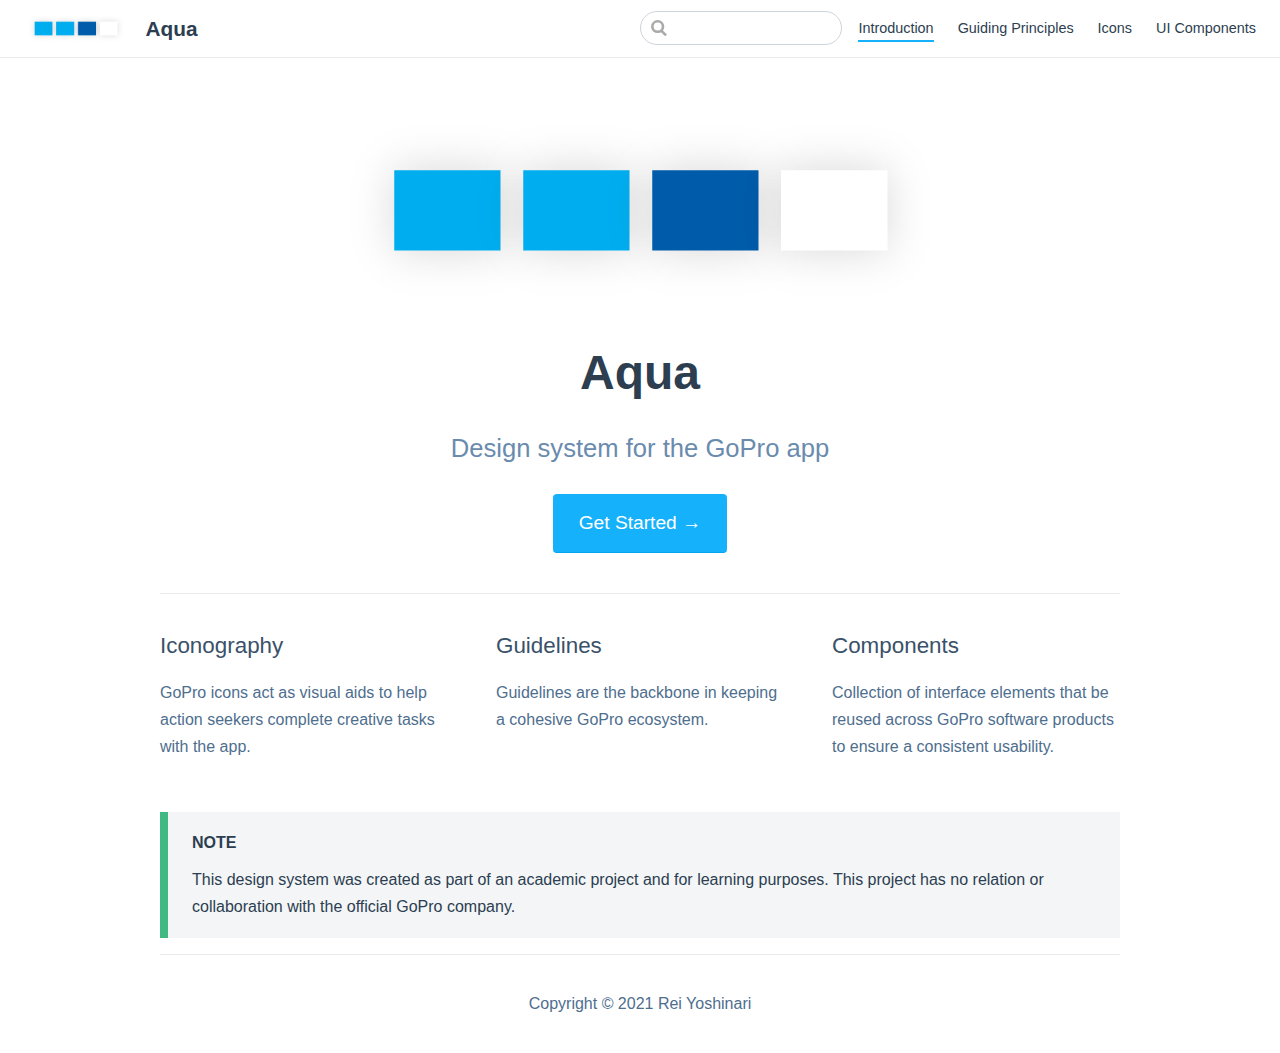
<file: index.html>
<!DOCTYPE html>
<html lang="en-US">
  <head>
    <meta charset="utf-8">
    <meta name="viewport" content="width=device-width,initial-scale=1">
    <title>Aqua</title>
    <meta name="generator" content="VuePress 1.7.1">
    <link rel="icon" href="/favicon.ico">
    <meta name="description" content="The GoPro app design system">
    
    <link rel="preload" href="/assets/css/0.styles.1f4c3ce4.css" as="style"><link rel="preload" href="/assets/js/app.e685a023.js" as="script"><link rel="preload" href="/assets/js/2.19885448.js" as="script"><link rel="preload" href="/assets/js/7.cc6f7682.js" as="script"><link rel="prefetch" href="/assets/js/10.7c07f89e.js"><link rel="prefetch" href="/assets/js/3.5df80d04.js"><link rel="prefetch" href="/assets/js/4.bc0cb853.js"><link rel="prefetch" href="/assets/js/5.966922a1.js"><link rel="prefetch" href="/assets/js/6.b0f48392.js"><link rel="prefetch" href="/assets/js/8.367892b4.js"><link rel="prefetch" href="/assets/js/9.323d37ca.js">
    <link rel="stylesheet" href="/assets/css/0.styles.1f4c3ce4.css">
  </head>
  <body>
    <div id="app" data-server-rendered="true"><div class="theme-container no-sidebar"><header class="navbar"><div class="sidebar-button"><svg xmlns="http://www.w3.org/2000/svg" aria-hidden="true" role="img" viewBox="0 0 448 512" class="icon"><path fill="currentColor" d="M436 124H12c-6.627 0-12-5.373-12-12V80c0-6.627 5.373-12 12-12h424c6.627 0 12 5.373 12 12v32c0 6.627-5.373 12-12 12zm0 160H12c-6.627 0-12-5.373-12-12v-32c0-6.627 5.373-12 12-12h424c6.627 0 12 5.373 12 12v32c0 6.627-5.373 12-12 12zm0 160H12c-6.627 0-12-5.373-12-12v-32c0-6.627 5.373-12 12-12h424c6.627 0 12 5.373 12 12v32c0 6.627-5.373 12-12 12z"></path></svg></div> <a href="/" aria-current="page" class="home-link router-link-exact-active router-link-active"><img src="/images/Gopro_logo.png" alt="Aqua" class="logo"> <span class="site-name can-hide">Aqua</span></a> <div class="links"><div class="search-box"><input aria-label="Search" autocomplete="off" spellcheck="false" value=""> <!----></div> <nav class="nav-links can-hide"><div class="nav-item"><a href="/" aria-current="page" class="nav-link router-link-exact-active router-link-active">
  Introduction
</a></div><div class="nav-item"><a href="/guidelines/" class="nav-link">
  Guiding Principles
</a></div><div class="nav-item"><a href="/iconography/" class="nav-link">
  Icons
</a></div><div class="nav-item"><a href="/components/" class="nav-link">
  UI Components
</a></div> <!----></nav></div></header> <div class="sidebar-mask"></div> <aside class="sidebar"><nav class="nav-links"><div class="nav-item"><a href="/" aria-current="page" class="nav-link router-link-exact-active router-link-active">
  Introduction
</a></div><div class="nav-item"><a href="/guidelines/" class="nav-link">
  Guiding Principles
</a></div><div class="nav-item"><a href="/iconography/" class="nav-link">
  Icons
</a></div><div class="nav-item"><a href="/components/" class="nav-link">
  UI Components
</a></div> <!----></nav>  <ul class="sidebar-links"><li><section class="sidebar-group depth-0"><p class="sidebar-heading open"><span>Home</span> <!----></p> <!----></section></li></ul> </aside> <main aria-labelledby="main-title" class="home"><header class="hero"><img src="/images/Gopro_logo.png" alt="hero"> <h1 id="main-title">
      Aqua
    </h1> <p class="description">
      Design system for the GoPro app
    </p> <p class="action"><a href="/guidelines/" class="nav-link action-button">
  Get Started →
</a></p></header> <div class="features"><div class="feature"><h2>Iconography</h2> <p>GoPro icons act as visual aids to help action seekers complete creative tasks with the app.</p></div><div class="feature"><h2>Guidelines</h2> <p>Guidelines are the backbone in keeping a cohesive GoPro ecosystem.</p></div><div class="feature"><h2>Components</h2> <p>Collection of interface elements that be reused across GoPro software products to ensure a consistent usability.</p></div></div> <div class="theme-default-content custom content__default"><div class="custom-block tip"><p class="custom-block-title">NOTE</p> <p>This design system was created as part of an academic project and for learning purposes. This project has no relation or collaboration with the official GoPro company.</p></div></div> <div class="footer">
    Copyright © 2021 Rei Yoshinari
  </div></main></div><div class="global-ui"></div></div>
    <script src="/assets/js/app.e685a023.js" defer></script><script src="/assets/js/2.19885448.js" defer></script><script src="/assets/js/7.cc6f7682.js" defer></script>
  </body>
</html>
</file>
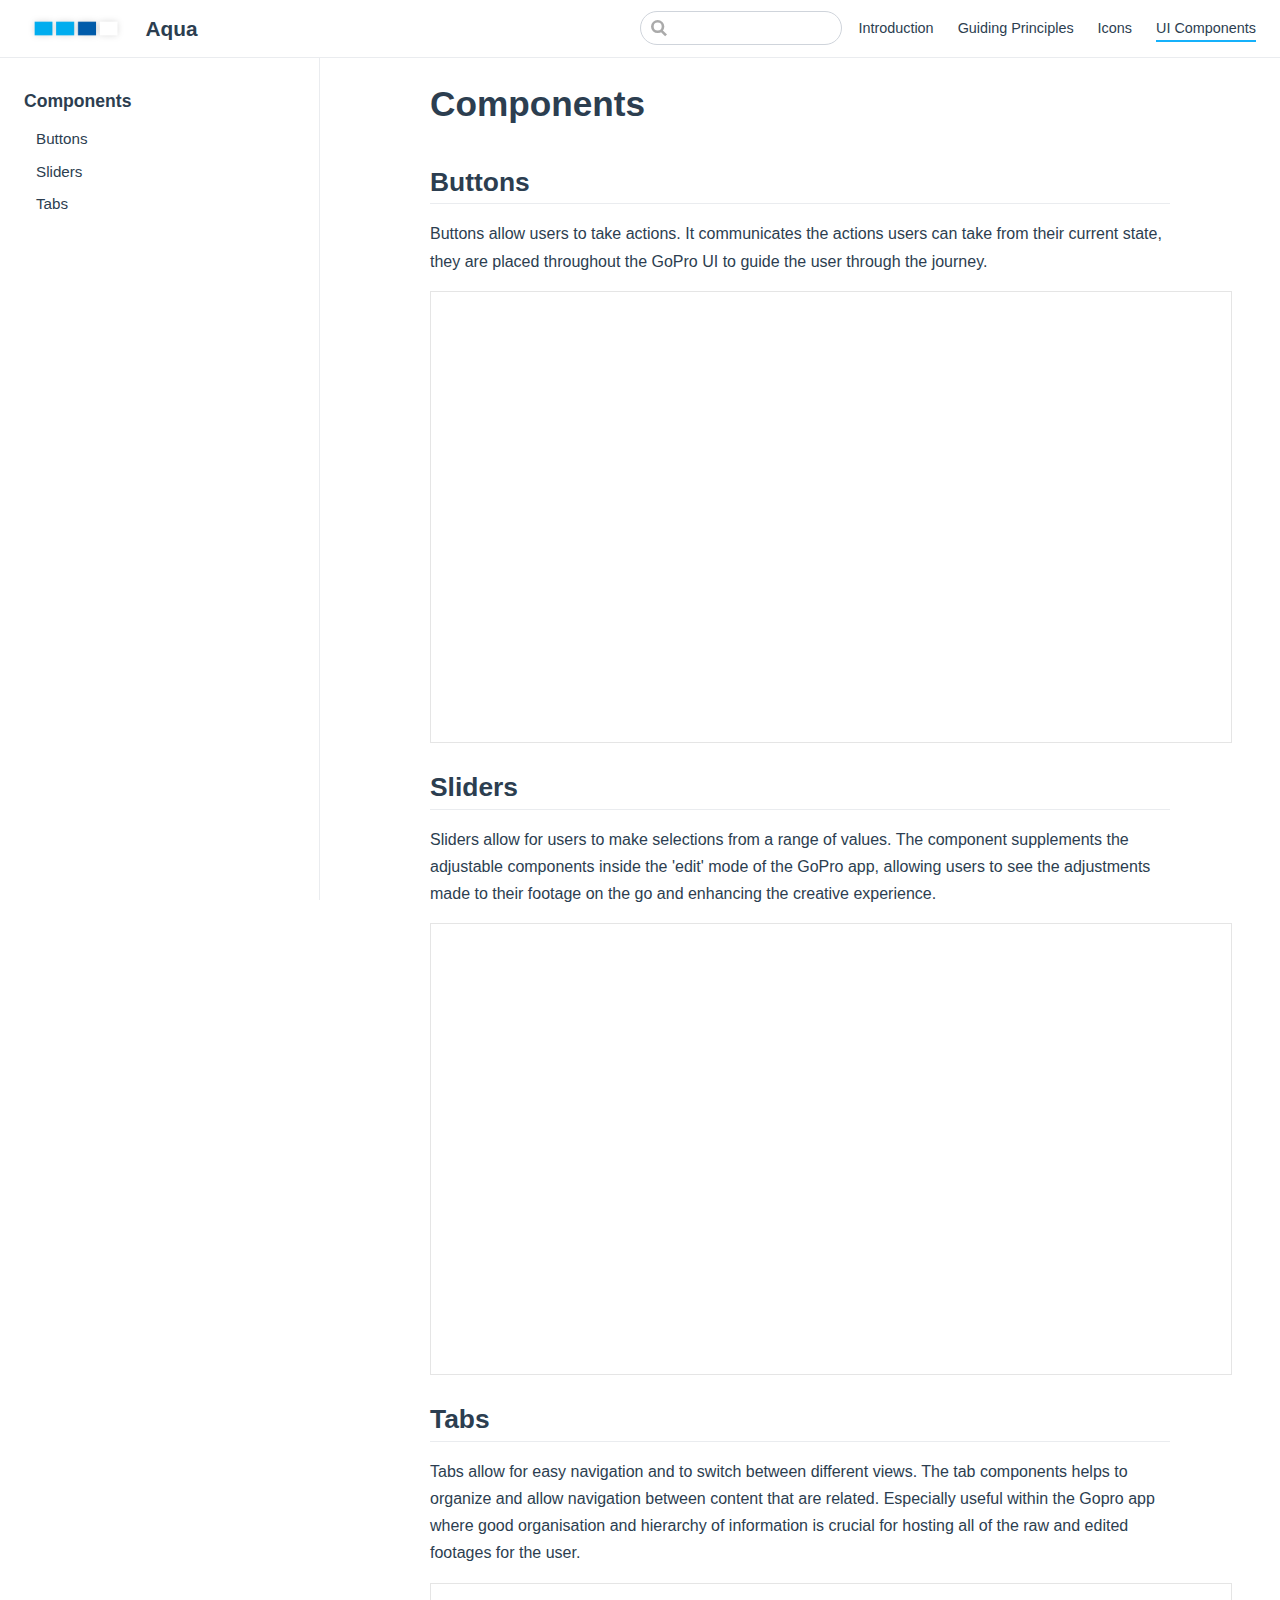
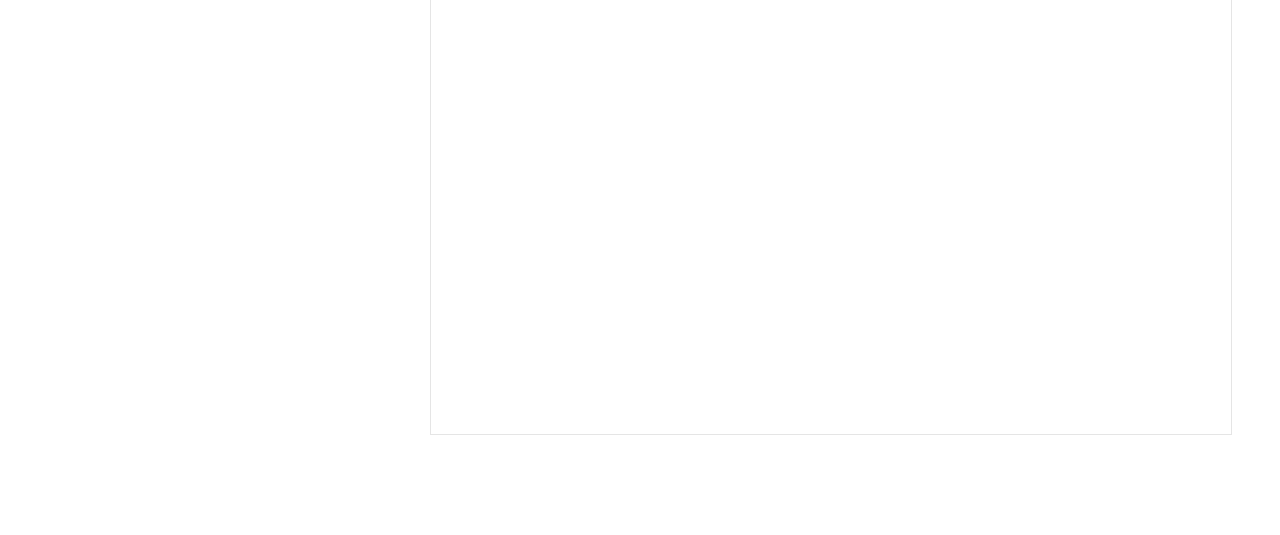
<file: components/index.html>
<!DOCTYPE html>
<html lang="en-US">
  <head>
    <meta charset="utf-8">
    <meta name="viewport" content="width=device-width,initial-scale=1">
    <title>Components | Aqua</title>
    <meta name="generator" content="VuePress 1.7.1">
    <link rel="icon" href="/favicon.ico">
    <meta name="description" content="The GoPro app design system">
    
    <link rel="preload" href="/assets/css/0.styles.1f4c3ce4.css" as="style"><link rel="preload" href="/assets/js/app.e685a023.js" as="script"><link rel="preload" href="/assets/js/2.19885448.js" as="script"><link rel="preload" href="/assets/js/8.367892b4.js" as="script"><link rel="prefetch" href="/assets/js/10.7c07f89e.js"><link rel="prefetch" href="/assets/js/3.5df80d04.js"><link rel="prefetch" href="/assets/js/4.bc0cb853.js"><link rel="prefetch" href="/assets/js/5.966922a1.js"><link rel="prefetch" href="/assets/js/6.b0f48392.js"><link rel="prefetch" href="/assets/js/7.cc6f7682.js"><link rel="prefetch" href="/assets/js/9.323d37ca.js">
    <link rel="stylesheet" href="/assets/css/0.styles.1f4c3ce4.css">
  </head>
  <body>
    <div id="app" data-server-rendered="true"><div class="theme-container"><header class="navbar"><div class="sidebar-button"><svg xmlns="http://www.w3.org/2000/svg" aria-hidden="true" role="img" viewBox="0 0 448 512" class="icon"><path fill="currentColor" d="M436 124H12c-6.627 0-12-5.373-12-12V80c0-6.627 5.373-12 12-12h424c6.627 0 12 5.373 12 12v32c0 6.627-5.373 12-12 12zm0 160H12c-6.627 0-12-5.373-12-12v-32c0-6.627 5.373-12 12-12h424c6.627 0 12 5.373 12 12v32c0 6.627-5.373 12-12 12zm0 160H12c-6.627 0-12-5.373-12-12v-32c0-6.627 5.373-12 12-12h424c6.627 0 12 5.373 12 12v32c0 6.627-5.373 12-12 12z"></path></svg></div> <a href="/" class="home-link router-link-active"><img src="/images/Gopro_logo.png" alt="Aqua" class="logo"> <span class="site-name can-hide">Aqua</span></a> <div class="links"><div class="search-box"><input aria-label="Search" autocomplete="off" spellcheck="false" value=""> <!----></div> <nav class="nav-links can-hide"><div class="nav-item"><a href="/" class="nav-link">
  Introduction
</a></div><div class="nav-item"><a href="/guidelines/" class="nav-link">
  Guiding Principles
</a></div><div class="nav-item"><a href="/iconography/" class="nav-link">
  Icons
</a></div><div class="nav-item"><a href="/components/" aria-current="page" class="nav-link router-link-exact-active router-link-active">
  UI Components
</a></div> <!----></nav></div></header> <div class="sidebar-mask"></div> <aside class="sidebar"><nav class="nav-links"><div class="nav-item"><a href="/" class="nav-link">
  Introduction
</a></div><div class="nav-item"><a href="/guidelines/" class="nav-link">
  Guiding Principles
</a></div><div class="nav-item"><a href="/iconography/" class="nav-link">
  Icons
</a></div><div class="nav-item"><a href="/components/" aria-current="page" class="nav-link router-link-exact-active router-link-active">
  UI Components
</a></div> <!----></nav>  <ul class="sidebar-links"><li><section class="sidebar-group depth-0"><p class="sidebar-heading open"><span>Components</span> <!----></p> <ul class="sidebar-links sidebar-group-items"><li><a href="/components/#buttons" class="sidebar-link">Buttons</a><ul class="sidebar-sub-headers"></ul></li><li><a href="/components/#sliders" class="sidebar-link">Sliders</a><ul class="sidebar-sub-headers"></ul></li><li><a href="/components/#tabs" class="sidebar-link">Tabs</a><ul class="sidebar-sub-headers"></ul></li></ul></section></li></ul> </aside> <main class="page"> <div class="theme-default-content content__default"><h1 id="components"><a href="#components" class="header-anchor">#</a> Components</h1> <h2 id="buttons"><a href="#buttons" class="header-anchor">#</a> Buttons</h2> <p>Buttons allow users to take actions. It communicates the actions users can take from their current state, they are placed throughout the GoPro UI to guide the user through the journey.</p> <iframe width="800" height="450" src="https://www.figma.com/embed?embed_host=share&amp;url=https%3A%2F%2Fwww.figma.com%2Ffile%2FlqlcLtw36vbq8eKnVmtBHH%2FGoPro-App%3Fnode-id%3D0%253A1" allowfullscreen="allowfullscreen" style="border:1px solid rgba(0, 0, 0, 0.1);"></iframe> <h2 id="sliders"><a href="#sliders" class="header-anchor">#</a> Sliders</h2> <p>Sliders allow for users to make selections from a range of values. The component supplements the adjustable components inside the 'edit' mode of the GoPro app, allowing users to see the adjustments made to their footage on the go and enhancing the creative experience.</p> <iframe width="800" height="450" src="https://www.figma.com/embed?embed_host=share&amp;url=https%3A%2F%2Fwww.figma.com%2Ffile%2FlqlcLtw36vbq8eKnVmtBHH%2FGoPro-App%3Fnode-id%3D33%253A276" allowfullscreen="allowfullscreen" style="border:1px solid rgba(0, 0, 0, 0.1);"></iframe> <h2 id="tabs"><a href="#tabs" class="header-anchor">#</a> Tabs</h2> <p>Tabs allow for easy navigation and to switch between different views. The tab components helps to organize and allow navigation between content that are related. Especially useful within the Gopro app where good organisation and hierarchy of information is crucial for hosting all of the raw and edited footages for the user.</p> <iframe width="800" height="450" src="https://www.figma.com/embed?embed_host=share&amp;url=https%3A%2F%2Fwww.figma.com%2Ffile%2FlqlcLtw36vbq8eKnVmtBHH%2FGoPro-App%3Fnode-id%3D33%253A275" allowfullscreen="allowfullscreen" style="border:1px solid rgba(0, 0, 0, 0.1);"></iframe></div> <footer class="page-edit"><!----> <!----></footer> <!----> </main></div><div class="global-ui"></div></div>
    <script src="/assets/js/app.e685a023.js" defer></script><script src="/assets/js/2.19885448.js" defer></script><script src="/assets/js/8.367892b4.js" defer></script>
  </body>
</html>
</file>
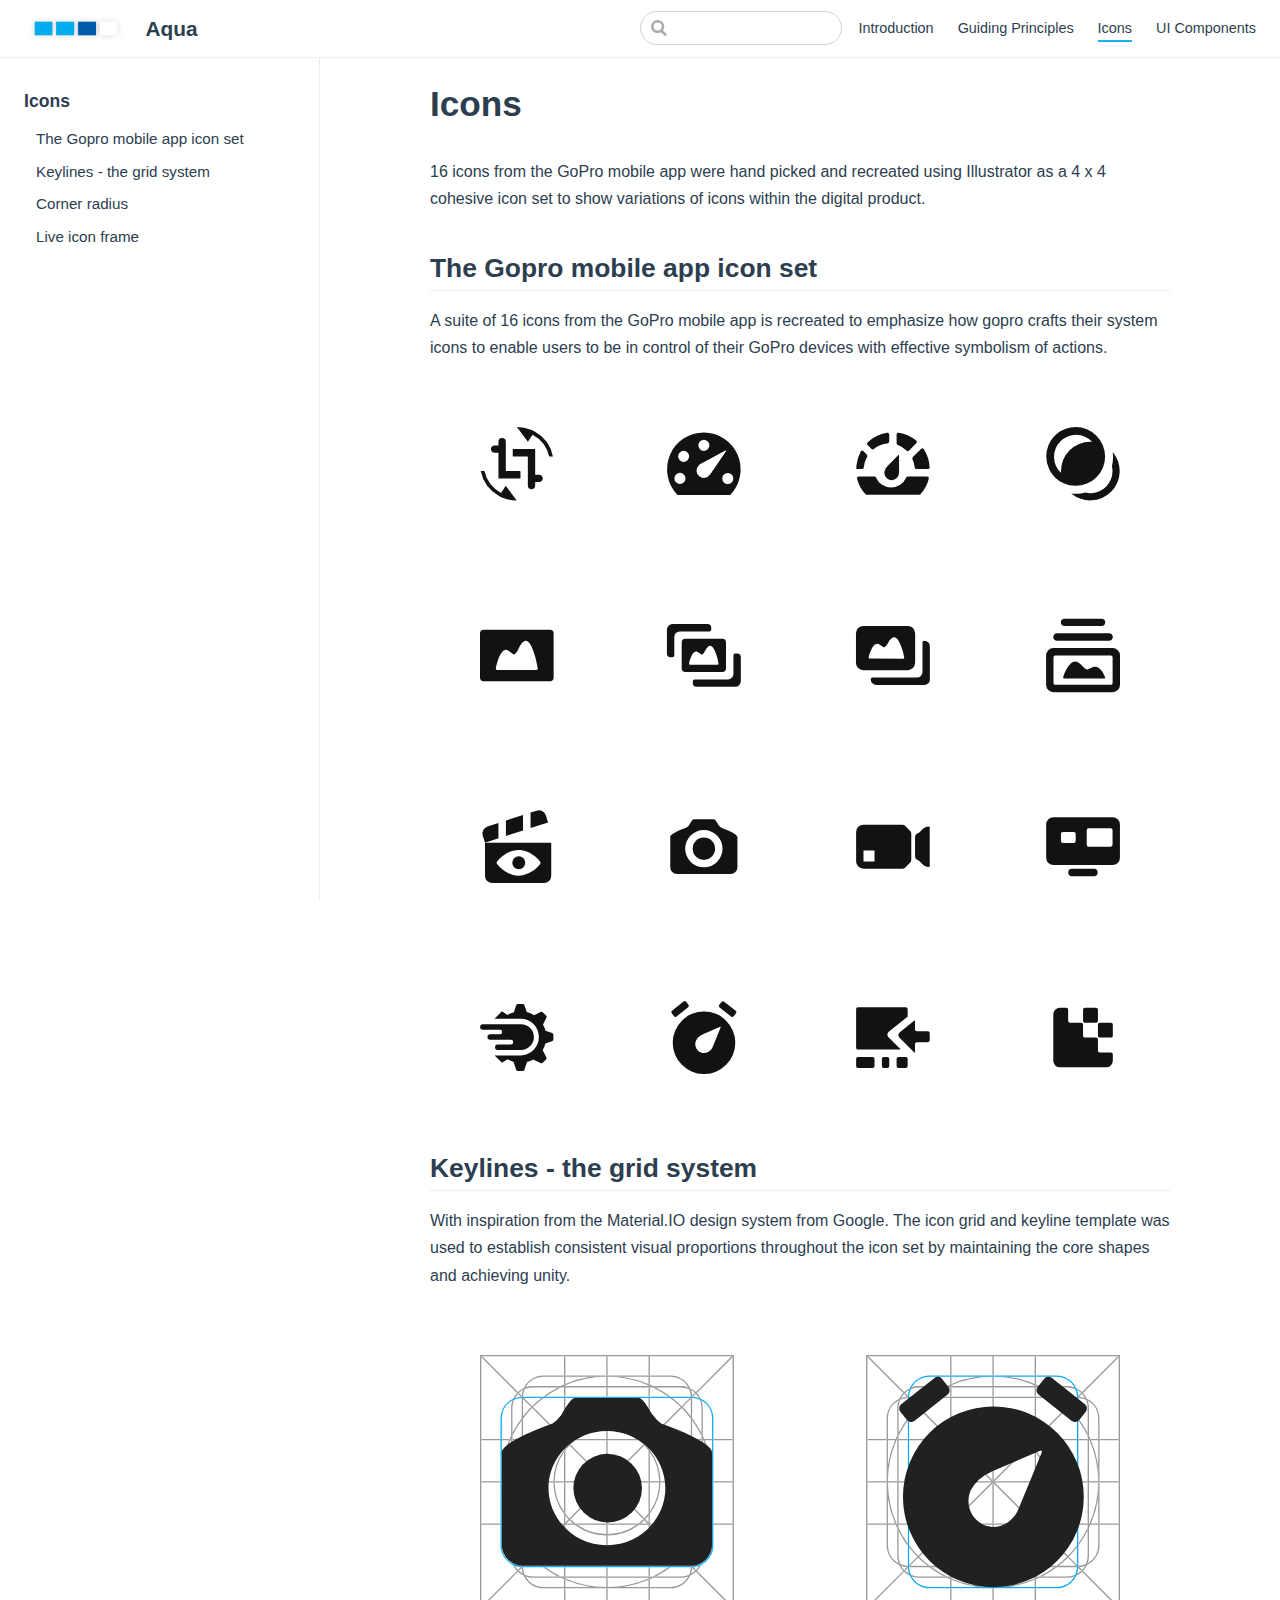
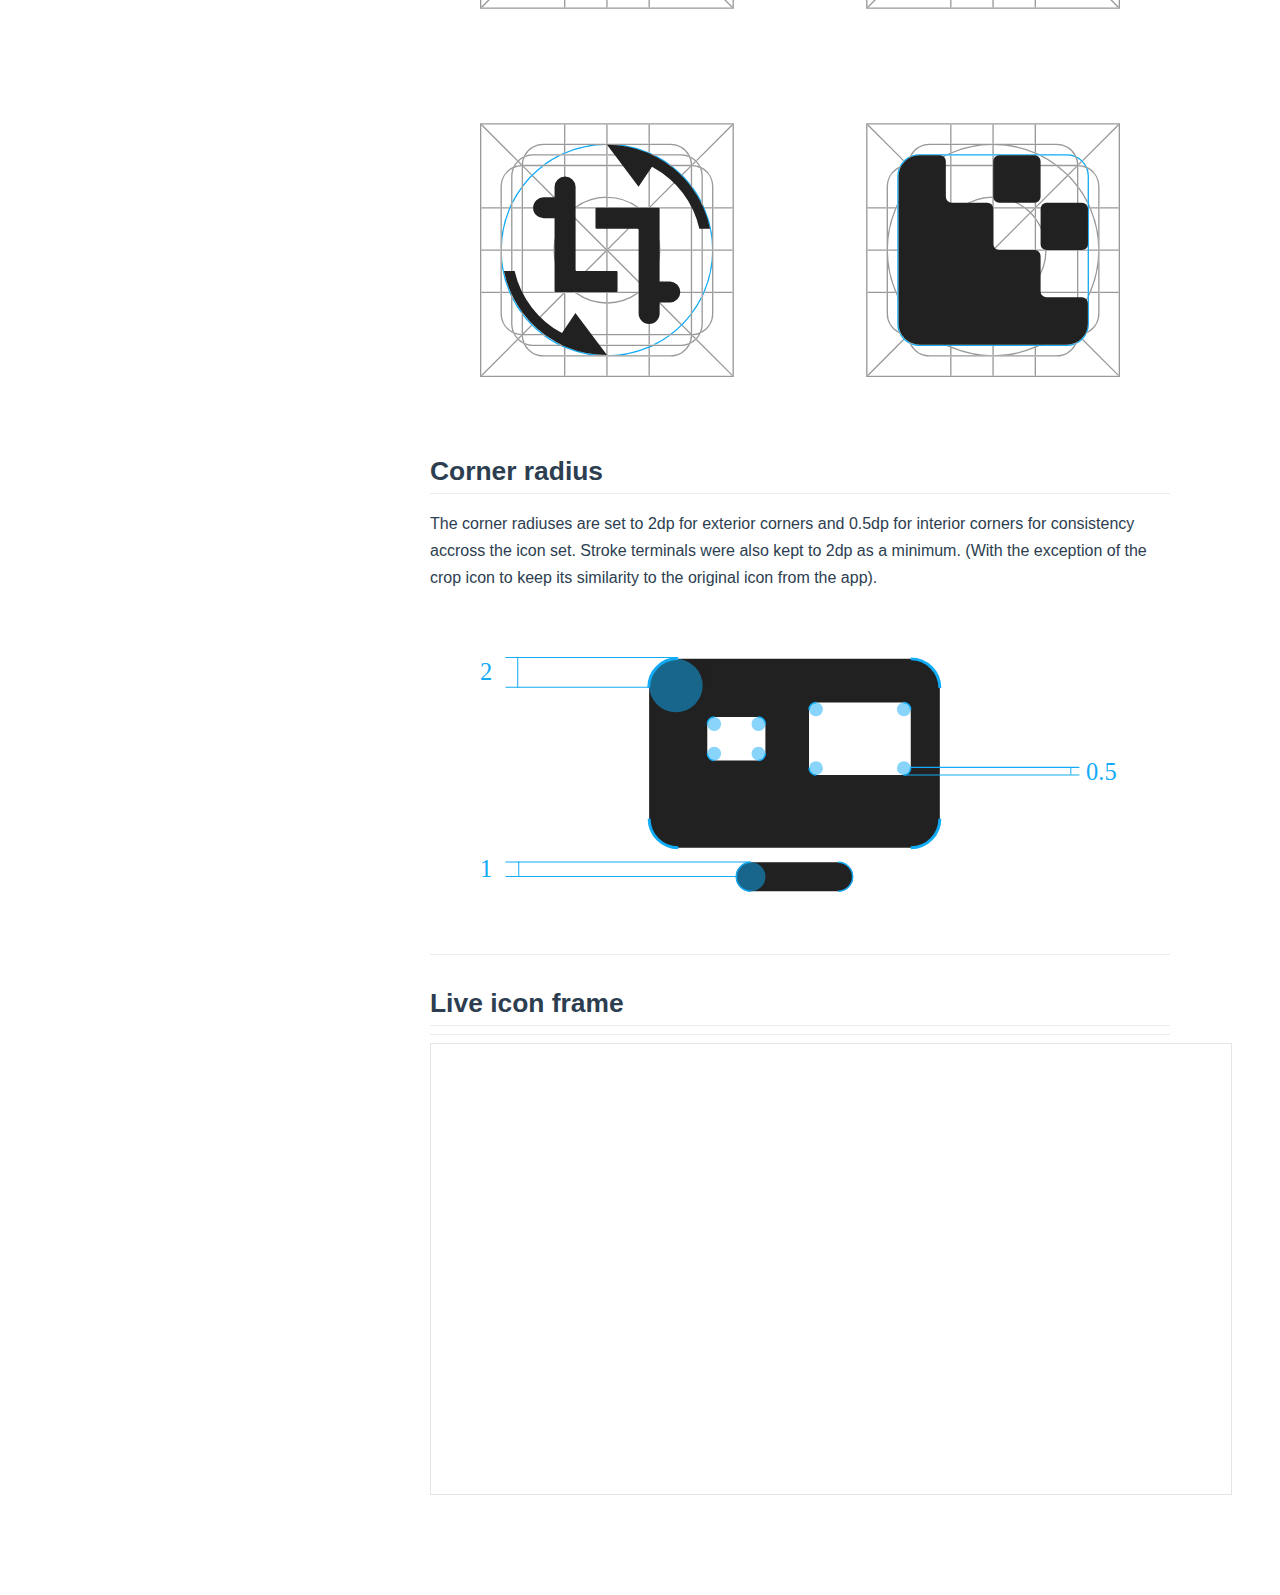
<file: iconography/index.html>
<!DOCTYPE html>
<html lang="en-US">
  <head>
    <meta charset="utf-8">
    <meta name="viewport" content="width=device-width,initial-scale=1">
    <title>Icons | Aqua</title>
    <meta name="generator" content="VuePress 1.7.1">
    <link rel="icon" href="/favicon.ico">
    <meta name="description" content="The GoPro app design system">
    
    <link rel="preload" href="/assets/css/0.styles.1f4c3ce4.css" as="style"><link rel="preload" href="/assets/js/app.e685a023.js" as="script"><link rel="preload" href="/assets/js/2.19885448.js" as="script"><link rel="preload" href="/assets/js/10.7c07f89e.js" as="script"><link rel="prefetch" href="/assets/js/3.5df80d04.js"><link rel="prefetch" href="/assets/js/4.bc0cb853.js"><link rel="prefetch" href="/assets/js/5.966922a1.js"><link rel="prefetch" href="/assets/js/6.b0f48392.js"><link rel="prefetch" href="/assets/js/7.cc6f7682.js"><link rel="prefetch" href="/assets/js/8.367892b4.js"><link rel="prefetch" href="/assets/js/9.323d37ca.js">
    <link rel="stylesheet" href="/assets/css/0.styles.1f4c3ce4.css">
  </head>
  <body>
    <div id="app" data-server-rendered="true"><div class="theme-container"><header class="navbar"><div class="sidebar-button"><svg xmlns="http://www.w3.org/2000/svg" aria-hidden="true" role="img" viewBox="0 0 448 512" class="icon"><path fill="currentColor" d="M436 124H12c-6.627 0-12-5.373-12-12V80c0-6.627 5.373-12 12-12h424c6.627 0 12 5.373 12 12v32c0 6.627-5.373 12-12 12zm0 160H12c-6.627 0-12-5.373-12-12v-32c0-6.627 5.373-12 12-12h424c6.627 0 12 5.373 12 12v32c0 6.627-5.373 12-12 12zm0 160H12c-6.627 0-12-5.373-12-12v-32c0-6.627 5.373-12 12-12h424c6.627 0 12 5.373 12 12v32c0 6.627-5.373 12-12 12z"></path></svg></div> <a href="/" class="home-link router-link-active"><img src="/images/Gopro_logo.png" alt="Aqua" class="logo"> <span class="site-name can-hide">Aqua</span></a> <div class="links"><div class="search-box"><input aria-label="Search" autocomplete="off" spellcheck="false" value=""> <!----></div> <nav class="nav-links can-hide"><div class="nav-item"><a href="/" class="nav-link">
  Introduction
</a></div><div class="nav-item"><a href="/guidelines/" class="nav-link">
  Guiding Principles
</a></div><div class="nav-item"><a href="/iconography/" aria-current="page" class="nav-link router-link-exact-active router-link-active">
  Icons
</a></div><div class="nav-item"><a href="/components/" class="nav-link">
  UI Components
</a></div> <!----></nav></div></header> <div class="sidebar-mask"></div> <aside class="sidebar"><nav class="nav-links"><div class="nav-item"><a href="/" class="nav-link">
  Introduction
</a></div><div class="nav-item"><a href="/guidelines/" class="nav-link">
  Guiding Principles
</a></div><div class="nav-item"><a href="/iconography/" aria-current="page" class="nav-link router-link-exact-active router-link-active">
  Icons
</a></div><div class="nav-item"><a href="/components/" class="nav-link">
  UI Components
</a></div> <!----></nav>  <ul class="sidebar-links"><li><section class="sidebar-group depth-0"><p class="sidebar-heading open"><span>Icons</span> <!----></p> <ul class="sidebar-links sidebar-group-items"><li><a href="/iconography/#the-gopro-mobile-app-icon-set" class="sidebar-link">The Gopro mobile app icon set</a><ul class="sidebar-sub-headers"></ul></li><li><a href="/iconography/#keylines-the-grid-system" class="sidebar-link">Keylines - the grid system</a><ul class="sidebar-sub-headers"></ul></li><li><a href="/iconography/#corner-radius" class="sidebar-link">Corner radius</a><ul class="sidebar-sub-headers"></ul></li><li><a href="/iconography/#live-icon-frame" class="sidebar-link">Live icon frame</a><ul class="sidebar-sub-headers"></ul></li></ul></section></li></ul> </aside> <main class="page"> <div class="theme-default-content content__default"><h1 id="icons"><a href="#icons" class="header-anchor">#</a> Icons</h1> <p>16 icons from the GoPro mobile app were hand picked and recreated using Illustrator as a 4 x 4
cohesive icon set to show variations of icons within the digital product.</p> <h2 id="the-gopro-mobile-app-icon-set"><a href="#the-gopro-mobile-app-icon-set" class="header-anchor">#</a> The Gopro mobile app icon set</h2> <p>A suite of 16 icons from the GoPro mobile app is recreated to emphasize how gopro crafts their system icons to enable users to be in control of their GoPro devices with effective symbolism of actions.</p> <img src="/images/iconset_16.svg" alt="iconset_16" class="icons"> <h2 id="keylines-the-grid-system"><a href="#keylines-the-grid-system" class="header-anchor">#</a> Keylines - the grid system</h2> <p>With inspiration from the Material.IO design system from Google. The icon grid and keyline template was used to establish consistent visual proportions throughout the icon set by maintaining the core shapes and achieving unity.</p> <img src="/images/iconset_keylines.svg" alt="icon keylines" class="icons"> <h2 id="corner-radius"><a href="#corner-radius" class="header-anchor">#</a> Corner radius</h2> <p>The corner radiuses are set to 2dp for exterior corners and 0.5dp for interior corners for consistency accross the icon set. Stroke terminals were also kept to 2dp as a minimum. (With the exception of the crop icon to keep its similarity to the original icon from the app). </p> <img src="/images/iconset_corner_radius.svg" alt="icon radius" class="icons"> <hr> <h2 id="live-icon-frame"><a href="#live-icon-frame" class="header-anchor">#</a> Live icon frame</h2> <hr> <iframe width="800" height="450" src="https://www.figma.com/embed?embed_host=share&amp;url=https%3A%2F%2Fwww.figma.com%2Ffile%2FlqlcLtw36vbq8eKnVmtBHH%2FGoPro-App%3Fnode-id%3D1%253A68" allowfullscreen="allowfullscreen" style="border:1px solid rgba(0, 0, 0, 0.1);"></iframe></div> <footer class="page-edit"><!----> <!----></footer> <!----> </main></div><div class="global-ui"></div></div>
    <script src="/assets/js/app.e685a023.js" defer></script><script src="/assets/js/2.19885448.js" defer></script><script src="/assets/js/10.7c07f89e.js" defer></script>
  </body>
</html>
</file>
<file: assets/css/0.styles.1f4c3ce4.css>
code[class*=language-],pre[class*=language-]{color:#ccc;background:none;font-family:Consolas,Monaco,Andale Mono,Ubuntu Mono,monospace;font-size:1em;text-align:left;white-space:pre;word-spacing:normal;word-break:normal;word-wrap:normal;line-height:1.5;-moz-tab-size:4;-o-tab-size:4;tab-size:4;-webkit-hyphens:none;-ms-hyphens:none;hyphens:none}pre[class*=language-]{padding:1em;margin:.5em 0;overflow:auto}:not(pre)>code[class*=language-],pre[class*=language-]{background:#2d2d2d}:not(pre)>code[class*=language-]{padding:.1em;border-radius:.3em;white-space:normal}.token.block-comment,.token.cdata,.token.comment,.token.doctype,.token.prolog{color:#999}.token.punctuation{color:#ccc}.token.attr-name,.token.deleted,.token.namespace,.token.tag{color:#e2777a}.token.function-name{color:#6196cc}.token.boolean,.token.function,.token.number{color:#f08d49}.token.class-name,.token.constant,.token.property,.token.symbol{color:#f8c555}.token.atrule,.token.builtin,.token.important,.token.keyword,.token.selector{color:#cc99cd}.token.attr-value,.token.char,.token.regex,.token.string,.token.variable{color:#7ec699}.token.entity,.token.operator,.token.url{color:#67cdcc}.token.bold,.token.important{font-weight:700}.token.italic{font-style:italic}.token.entity{cursor:help}.token.inserted{color:green}.theme-default-content code{color:#476582;padding:.25rem .5rem;margin:0;font-size:.85em;background-color:rgba(27,31,35,.05);border-radius:3px}.theme-default-content code .token.deleted{color:#ec5975}.theme-default-content code .token.inserted{color:#15b1fb}.theme-default-content pre,.theme-default-content pre[class*=language-]{line-height:1.4;padding:1.25rem 1.5rem;margin:.85rem 0;background-color:#282c34;border-radius:6px;overflow:auto}.theme-default-content pre[class*=language-] code,.theme-default-content pre code{color:#fff;padding:0;background-color:transparent;border-radius:0}div[class*=language-]{position:relative;background-color:#282c34;border-radius:6px}div[class*=language-] .highlight-lines{-webkit-user-select:none;-ms-user-select:none;user-select:none;padding-top:1.3rem;position:absolute;top:0;left:0;width:100%;line-height:1.4}div[class*=language-] .highlight-lines .highlighted{background-color:rgba(0,0,0,.66)}div[class*=language-] pre,div[class*=language-] pre[class*=language-]{background:transparent;position:relative;z-index:1}div[class*=language-]:before{position:absolute;z-index:3;top:.8em;right:1em;font-size:.75rem;color:hsla(0,0%,100%,.4)}div[class*=language-]:not(.line-numbers-mode) .line-numbers-wrapper{display:none}div[class*=language-].line-numbers-mode .highlight-lines .highlighted{position:relative}div[class*=language-].line-numbers-mode .highlight-lines .highlighted:before{content:" ";position:absolute;z-index:3;left:0;top:0;display:block;width:3.5rem;height:100%;background-color:rgba(0,0,0,.66)}div[class*=language-].line-numbers-mode pre{padding-left:4.5rem;vertical-align:middle}div[class*=language-].line-numbers-mode .line-numbers-wrapper{position:absolute;top:0;width:3.5rem;text-align:center;color:hsla(0,0%,100%,.3);padding:1.25rem 0;line-height:1.4}div[class*=language-].line-numbers-mode .line-numbers-wrapper br{-webkit-user-select:none;-ms-user-select:none;user-select:none}div[class*=language-].line-numbers-mode .line-numbers-wrapper .line-number{position:relative;z-index:4;-webkit-user-select:none;-ms-user-select:none;user-select:none;font-size:.85em}div[class*=language-].line-numbers-mode:after{content:"";position:absolute;z-index:2;top:0;left:0;width:3.5rem;height:100%;border-radius:6px 0 0 6px;border-right:1px solid rgba(0,0,0,.66);background-color:#282c34}div[class~=language-js]:before{content:"js"}div[class~=language-ts]:before{content:"ts"}div[class~=language-html]:before{content:"html"}div[class~=language-md]:before{content:"md"}div[class~=language-vue]:before{content:"vue"}div[class~=language-css]:before{content:"css"}div[class~=language-sass]:before{content:"sass"}div[class~=language-scss]:before{content:"scss"}div[class~=language-less]:before{content:"less"}div[class~=language-stylus]:before{content:"stylus"}div[class~=language-go]:before{content:"go"}div[class~=language-java]:before{content:"java"}div[class~=language-c]:before{content:"c"}div[class~=language-sh]:before{content:"sh"}div[class~=language-yaml]:before{content:"yaml"}div[class~=language-py]:before{content:"py"}div[class~=language-docker]:before{content:"docker"}div[class~=language-dockerfile]:before{content:"dockerfile"}div[class~=language-makefile]:before{content:"makefile"}div[class~=language-javascript]:before{content:"js"}div[class~=language-typescript]:before{content:"ts"}div[class~=language-markup]:before{content:"html"}div[class~=language-markdown]:before{content:"md"}div[class~=language-json]:before{content:"json"}div[class~=language-ruby]:before{content:"rb"}div[class~=language-python]:before{content:"py"}div[class~=language-bash]:before{content:"sh"}div[class~=language-php]:before{content:"php"}.custom-block .custom-block-title{font-weight:600;margin-bottom:-.4rem}.custom-block.danger,.custom-block.tip,.custom-block.warning{padding:.1rem 1.5rem;border-left-width:.5rem;border-left-style:solid;margin:1rem 0}.custom-block.tip{background-color:#f3f5f7;border-color:#42b983}.custom-block.warning{background-color:rgba(255,229,100,.3);border-color:#e7c000;color:#6b5900}.custom-block.warning .custom-block-title{color:#b29400}.custom-block.warning a{color:#2c3e50}.custom-block.danger{background-color:#ffe6e6;border-color:#c00;color:#4d0000}.custom-block.danger .custom-block-title{color:#900}.custom-block.danger a{color:#2c3e50}.custom-block.details{display:block;position:relative;border-radius:2px;margin:1.6em 0;padding:1.6em;background-color:#eee}.custom-block.details h4{margin-top:0}.custom-block.details figure:last-child,.custom-block.details p:last-child{margin-bottom:0;padding-bottom:0}.custom-block.details summary{outline:none;cursor:pointer}.arrow{display:inline-block;width:0;height:0}.arrow.up{border-bottom:6px solid #ccc}.arrow.down,.arrow.up{border-left:4px solid transparent;border-right:4px solid transparent}.arrow.down{border-top:6px solid #ccc}.arrow.right{border-left:6px solid #ccc}.arrow.left,.arrow.right{border-top:4px solid transparent;border-bottom:4px solid transparent}.arrow.left{border-right:6px solid #ccc}.theme-default-content:not(.custom){max-width:740px;margin:0 auto;padding:2rem 2.5rem}@media (max-width:959px){.theme-default-content:not(.custom){padding:2rem}}@media (max-width:419px){.theme-default-content:not(.custom){padding:1.5rem}}.table-of-contents .badge{vertical-align:middle}body,html{padding:0;margin:0;background-color:#fff}body{font-family:-apple-system,BlinkMacSystemFont,Segoe UI,Roboto,Oxygen,Ubuntu,Cantarell,Fira Sans,Droid Sans,Helvetica Neue,sans-serif;-webkit-font-smoothing:antialiased;-moz-osx-font-smoothing:grayscale;font-size:16px;color:#2c3e50}.page{padding-left:20rem}.navbar{z-index:20;right:0;height:3.6rem;background-color:#fff;box-sizing:border-box;border-bottom:1px solid #eaecef}.navbar,.sidebar-mask{position:fixed;top:0;left:0}.sidebar-mask{z-index:9;width:100vw;height:100vh;display:none}.sidebar{font-size:16px;background-color:#fff;width:20rem;position:fixed;z-index:10;margin:0;top:3.6rem;left:0;bottom:0;box-sizing:border-box;border-right:1px solid #eaecef;overflow-y:auto}.theme-default-content:not(.custom)>:first-child{margin-top:3.6rem}.theme-default-content:not(.custom) a:hover{text-decoration:underline}.theme-default-content:not(.custom) p.demo{padding:1rem 1.5rem;border:1px solid #ddd;border-radius:4px}.theme-default-content:not(.custom) img{max-width:100%}.theme-default-content.custom{padding:0;margin:0}.theme-default-content.custom img{max-width:100%}a{font-weight:500;text-decoration:none}a,p a code{color:#15b1fb}p a code{font-weight:400}kbd{background:#eee;border:.15rem solid #ddd;border-bottom:.25rem solid #ddd;border-radius:.15rem;padding:0 .15em}blockquote{font-size:1rem;color:#999;border-left:.2rem solid #dfe2e5;margin:1rem 0;padding:.25rem 0 .25rem 1rem}blockquote>p{margin:0}ol,ul{padding-left:1.2em}strong{font-weight:600}h1,h2,h3,h4,h5,h6{font-weight:600;line-height:1.25}.theme-default-content:not(.custom)>h1,.theme-default-content:not(.custom)>h2,.theme-default-content:not(.custom)>h3,.theme-default-content:not(.custom)>h4,.theme-default-content:not(.custom)>h5,.theme-default-content:not(.custom)>h6{margin-top:-3.1rem;padding-top:4.6rem;margin-bottom:0}.theme-default-content:not(.custom)>h1:first-child,.theme-default-content:not(.custom)>h2:first-child,.theme-default-content:not(.custom)>h3:first-child,.theme-default-content:not(.custom)>h4:first-child,.theme-default-content:not(.custom)>h5:first-child,.theme-default-content:not(.custom)>h6:first-child{margin-top:-1.5rem;margin-bottom:1rem}.theme-default-content:not(.custom)>h1:first-child+.custom-block,.theme-default-content:not(.custom)>h1:first-child+p,.theme-default-content:not(.custom)>h1:first-child+pre,.theme-default-content:not(.custom)>h2:first-child+.custom-block,.theme-default-content:not(.custom)>h2:first-child+p,.theme-default-content:not(.custom)>h2:first-child+pre,.theme-default-content:not(.custom)>h3:first-child+.custom-block,.theme-default-content:not(.custom)>h3:first-child+p,.theme-default-content:not(.custom)>h3:first-child+pre,.theme-default-content:not(.custom)>h4:first-child+.custom-block,.theme-default-content:not(.custom)>h4:first-child+p,.theme-default-content:not(.custom)>h4:first-child+pre,.theme-default-content:not(.custom)>h5:first-child+.custom-block,.theme-default-content:not(.custom)>h5:first-child+p,.theme-default-content:not(.custom)>h5:first-child+pre,.theme-default-content:not(.custom)>h6:first-child+.custom-block,.theme-default-content:not(.custom)>h6:first-child+p,.theme-default-content:not(.custom)>h6:first-child+pre{margin-top:2rem}h1:hover .header-anchor,h2:hover .header-anchor,h3:hover .header-anchor,h4:hover .header-anchor,h5:hover .header-anchor,h6:hover .header-anchor{opacity:1}h1{font-size:2.2rem}h2{font-size:1.65rem;padding-bottom:.3rem;border-bottom:1px solid #eaecef}h3{font-size:1.35rem}a.header-anchor{font-size:.85em;float:left;margin-left:-.87em;padding-right:.23em;margin-top:.125em;opacity:0}a.header-anchor:hover{text-decoration:none}.line-number,code,kbd{font-family:source-code-pro,Menlo,Monaco,Consolas,Courier New,monospace}ol,p,ul{line-height:1.7}hr{border:0;border-top:1px solid #eaecef}table{border-collapse:collapse;margin:1rem 0;display:block;overflow-x:auto}tr{border-top:1px solid #dfe2e5}tr:nth-child(2n){background-color:#f6f8fa}td,th{border:1px solid #dfe2e5;padding:.6em 1em}.theme-container.sidebar-open .sidebar-mask{display:block}.theme-container.no-navbar .theme-default-content:not(.custom)>h1,.theme-container.no-navbar h2,.theme-container.no-navbar h3,.theme-container.no-navbar h4,.theme-container.no-navbar h5,.theme-container.no-navbar h6{margin-top:1.5rem;padding-top:0}.theme-container.no-navbar .sidebar{top:0}@media (min-width:720px){.theme-container.no-sidebar .sidebar{display:none}.theme-container.no-sidebar .page{padding-left:0}}@media (max-width:959px){.sidebar{font-size:15px;width:16.4rem}.page{padding-left:16.4rem}}@media (max-width:719px){.sidebar{top:0;padding-top:3.6rem;transform:translateX(-100%);transition:transform .2s ease}.page{padding-left:0}.theme-container.sidebar-open .sidebar{transform:translateX(0)}.theme-container.no-navbar .sidebar{padding-top:0}}@media (max-width:419px){h1{font-size:1.9rem}.theme-default-content div[class*=language-]{margin:.85rem -1.5rem;border-radius:0}}:root{--accentColor:#15b1fb;--textColor:#2c3e50;--borderColor:#eaecef;--codeBgColor:#282c34;--arrowBgColor:#ccc;--badgeTipColor:#42b983;--badgeWarningColor:#e7c000;--badgeErrorColor:#da5961;--bgColor:#fff;--kbdBgColor:#eee;--blockquoteTextColor:#999;--blockquoteBorderColor:#dfe2e5;--tableBorderColor:#dfe2e5;--tableStripeBgColor:#f6f8fa;--preTextColor:#fff;--highlightedBgColor:rgba(0,0,0,0.66);--languageTextColor:hsla(0,0%,100%,0.4);--lineNumbersColor:hsla(0,0%,100%,0.3);--tipColor:#2c3e50;--tipBgColor:#f3f5f7;--warningColor:#e7c000;--warningBgColor:rgba(255,229,100,0.3);--dangerColor:#c00;--dangerBgColor:#ffe6e6;--miniCodeBgColor:rgba(27,31,35,0.05);--searchBorderColor:#999;--lighten10AccentColor:#2cb9fb;--lighten10TextColor:#3a5169;--lighten20TextColor:#476582;--lighten25TextColor:#4e6e8e;--lighten35TextColor:#5d82a6;--lighten40TextColor:#6a8bad;--darken10AccentColor:#04a5f1;--darken10BgColor:#f2f2f2;--darken10BorderColor:#cfd4db}@media (prefers-color-scheme:light){:root{--codeBgColor:#f8f8f8;--preTextColor:#4d4d4d;--highlightedBgColor:hsla(0,0%,87.8%,0.5);--languageTextColor:rgba(0,0,0,0.4);--lineNumbersColor:rgba(0,0,0,0.3)}}@media (prefers-color-scheme:dark){:root{--accentColor:#3eaf7c;--textColor:#e2e2e2;--borderColor:#4e4e4e;--arrowBgColor:#ccc;--badgeTipColor:#42b983;--badgeWarningColor:#e7c000;--badgeErrorColor:#da5961;--bgColor:#25272a;--kbdBgColor:#444;--blockquoteTextColor:#eee;--blockquoteBorderColor:#666b6f;--tableBorderColor:#4e4e4e;--tableStripeBgColor:#444;--tipColor:#e2e2e2;--tipBgColor:#3e3b3b;--warningColor:#e7c000;--warningBgColor:rgba(185,174,119,0.3);--dangerColor:#c00;--dangerBgColor:rgba(72,56,57,0.3);--miniCodeBgColor:hsla(0,0%,100%,0.1);--searchBorderColor:#eee;--lighten10AccentColor:#4abf8a;--lighten10TextColor:#e5e5e5;--lighten20TextColor:#e8e8e8;--lighten25TextColor:#e9e9e9;--lighten35TextColor:#ececec;--lighten40TextColor:#eee;--darken10AccentColor:#389d70;--darken10BgColor:#2f3235;--darken10BorderColor:#464646}}html[theme=light]{--accentColor:#15b1fb;--textColor:#2c3e50;--borderColor:#eaecef;--codeBgColor:#f8f8f8;--bgColor:#fff;--kbdBgColor:#eee;--blockquoteTextColor:#999;--blockquoteBorderColor:#dfe2e5;--tableBorderColor:#dfe2e5;--tableStripeBgColor:#f6f8fa;--preTextColor:#4d4d4d;--highlightedBgColor:hsla(0,0%,87.8%,0.5);--languageTextColor:rgba(0,0,0,0.4);--lineNumbersColor:rgba(0,0,0,0.3);--tipColor:#2c3e50;--tipBgColor:#f3f5f7;--warningBgColor:rgba(255,229,100,0.3);--dangerBgColor:#ffe6e6;--miniCodeBgColor:rgba(27,31,35,0.05);--searchBorderColor:#999;--lighten10AccentColor:#2cb9fb;--lighten10TextColor:#3a5169;--lighten20TextColor:#476582;--lighten25TextColor:#4e6e8e;--lighten35TextColor:#5d82a6;--lighten40TextColor:#6a8bad;--darken10AccentColor:#04a5f1;--darken10BgColor:#f2f2f2;--darken10BorderColor:#cfd4db}html[theme=dark],html[theme=light]{--arrowBgColor:#ccc;--badgeTipColor:#42b983;--badgeWarningColor:#e7c000;--badgeErrorColor:#da5961;--warningColor:#e7c000;--dangerColor:#c00}html[theme=dark]{--accentColor:#3eaf7c;--textColor:#e2e2e2;--borderColor:#4e4e4e;--codeBgColor:#282c34;--bgColor:#25272a;--kbdBgColor:#444;--blockquoteTextColor:#eee;--blockquoteBorderColor:#666b6f;--tableBorderColor:#4e4e4e;--tableStripeBgColor:#444;--preTextColor:#fff;--highlightedBgColor:rgba(0,0,0,0.66);--languageTextColor:hsla(0,0%,100%,0.4);--lineNumbersColor:hsla(0,0%,100%,0.3);--tipColor:#e2e2e2;--tipBgColor:#3e3b3b;--warningBgColor:rgba(185,174,119,0.3);--dangerBgColor:rgba(72,56,57,0.3);--miniCodeBgColor:hsla(0,0%,100%,0.1);--searchBorderColor:#eee;--lighten10AccentColor:#4abf8a;--lighten10TextColor:#e5e5e5;--lighten20TextColor:#e8e8e8;--lighten25TextColor:#e9e9e9;--lighten35TextColor:#ececec;--lighten40TextColor:#eee;--darken10AccentColor:#389d70;--darken10BgColor:#232528;--darken10BorderColor:#464646}.navbar,.sidebar,body,html{background-color:var(--bgColor)}body{color:var(--textColor)}.navbar,h2{border-bottom-color:var(--borderColor)}.sidebar{border-right-color:var(--borderColor)}.theme-default-content:not(.custom) p.demo,kbd{border-color:var(--borderColor)}kbd{background:var(--kbdBgColor)}blockquote{color:var(--blockquoteTextColor);border-left-color:var(--blockquoteBorderColor)}a,p a code{color:var(--accentColor)}hr{border-top-color:var(--borderColor)}tr{border-top-color:var(--tableBorderColor)}tr:nth-child(2n){background-color:var(--tableStripeBgColor)}td,th{border-color:var(--tableBorderColor)}.arrow.up{border-bottom-color:var(--arrowBgColor)}.arrow.down{border-top-color:var(--arrowBgColor)}.arrow.left,.arrow.right,border-left-color var(--arrowBgColor){border-right-color:var(--arrowBgColor)}.theme-default-content code{color:var(--lighten20TextColor);background-color:var(--miniCodeBgColor)}.theme-default-content code .token.inserted{color:var(--accentColor)}.theme-default-content code .token.punctuation{color:var(--preTextColor)}.theme-default-content pre[class*=language-],div[class*=language-],div[class*=language-].line-numbers-mode:after{background-color:var(--codeBgColor)}.theme-default-content pre[class*=language-] code,.theme-default-content pre code{color:var(--preTextColor)}div[class*=language-] .highlight-lines .highlighted,div[class*=language-].line-numbers-mode .highlight-lines .highlighted:before{background-color:var(--highlightedBgColor)}div[class*=language-].line-numbers-mode:after{background-color:var(--codeBgColor);border-right-color:var(--highlightedBgColor)}div[class*=language-]:before{color:var(--languageTextColor)}div[class*=language-].line-numbers-mode .line-numbers-wrapper{color:var(--lineNumbersColor)}.theme-code-block>pre,.theme-code-group .theme-code-group__nav{background-color:var(--codeBgColor)!important}.theme-code-group .theme-code-group__nav .theme-code-group__nav-tab{color:var(--textColor)!important}.theme-code-group .theme-code-group__nav .theme-code-group__nav-tab-active{border-color:var(--accentColor)!important}.custom-block.tip{border-color:var(--badgeTipColor);background-color:var(--tipBgColor)}.custom-block.tip .custom-block-title,.custom-block.tip a{color:var(--tipColor)}.custom-block.warning{border-color:var(--badgeWarningColor);background-color:var(--warningBgColor)}.custom-block.warning .custom-block-title,.custom-block.warning a{color:var(--warningColor)}.custom-block.danger{border-color:var(--badgeErrorColor);background-color:var(--dangerBgColor)}.custom-block.danger .custom-block-title,.custom-block.danger a{color:var(--dangerColor)}.custom-block.danger,.custom-block.warning{color:var(--textColor)}.custom-block.details{background-color:var(--tipBgColor)}.badge,.badge.green,.badge.tip{background-color:var(--badgeTipColor)!important}.badge.error{background-color:var(--badgeErrorColor)!important}.badge.warn,.badge.warning,.badge.yellow{background-color:var(--badgeWarningColor)!important}.global-ui .sw-update-popup{border-color:var(--accentColor)!important;background-color:var(--bgColor)!important;color:var(--textColor)!important}.global-ui .sw-update-popup button{border-color:var(--darken10AccentColor)!important;background-color:var(--accentColor)!important;color:#fff!important}.global-ui .sw-update-popup button:hover{background-color:var(--lighten10AccentColor)!important}@media (min-width:719px){::-webkit-scrollbar{max-width:6px;max-height:12px}::-webkit-scrollbar-thumb{background-color:var(--languageTextColor);border-radius:6px}}img{filter:drop-shadow(0,0,10px,#000)}.icons{margin:50px}@media (min-width:992px){.custom-block.col-wrapper{display:flex}}.custom-block.col-full{width:100%}@media (min-width:992px){.custom-block.col-full{flex:0 0 100%;max-width:100%}}.custom-block.col-half{width:100%}@media (min-width:992px){.custom-block.col-half{flex:0 0 50%;max-width:50%}}.custom-block.col-third{width:100%;margin-right:30px}@media (min-width:992px){.custom-block.col-third{flex:0 0 33.333333%;max-width:33.333333%}}#nprogress{pointer-events:none}#nprogress .bar{background:#15b1fb;position:fixed;z-index:1031;top:0;left:0;width:100%;height:2px}#nprogress .peg{display:block;position:absolute;right:0;width:100px;height:100%;box-shadow:0 0 10px #15b1fb,0 0 5px #15b1fb;opacity:1;transform:rotate(3deg) translateY(-4px)}#nprogress .spinner{display:block;position:fixed;z-index:1031;top:15px;right:15px}#nprogress .spinner-icon{width:18px;height:18px;box-sizing:border-box;border-color:#15b1fb transparent transparent #15b1fb;border-style:solid;border-width:2px;border-radius:50%;-webkit-animation:nprogress-spinner .4s linear infinite;animation:nprogress-spinner .4s linear infinite}.nprogress-custom-parent{overflow:hidden;position:relative}.nprogress-custom-parent #nprogress .bar,.nprogress-custom-parent #nprogress .spinner{position:absolute}@-webkit-keyframes nprogress-spinner{0%{transform:rotate(0deg)}to{transform:rotate(1turn)}}@keyframes nprogress-spinner{0%{transform:rotate(0deg)}to{transform:rotate(1turn)}}.icon.outbound{color:#aaa;display:inline-block;vertical-align:middle;position:relative;top:-1px}.sr-only{position:absolute;width:1px;height:1px;padding:0;margin:-1px;overflow:hidden;clip:rect(0,0,0,0);white-space:nowrap;border-width:0}.home{padding:3.6rem 2rem 0;max-width:960px;margin:0 auto;display:block}.home .hero{text-align:center}.home .hero img{max-width:100%;max-height:280px;display:block;margin:3rem auto 1.5rem}.home .hero h1{font-size:3rem}.home .hero .action,.home .hero .description,.home .hero h1{margin:1.8rem auto}.home .hero .description{max-width:35rem;font-size:1.6rem;line-height:1.3;color:#6a8bad}.home .hero .action-button{display:inline-block;font-size:1.2rem;color:#fff;background-color:#15b1fb;padding:.8rem 1.6rem;border-radius:4px;transition:background-color .1s ease;box-sizing:border-box;border-bottom:1px solid #04a5f1}.home .hero .action-button:hover{background-color:#2cb9fb}.home .features{border-top:1px solid #eaecef;padding:1.2rem 0;margin-top:2.5rem;display:flex;flex-wrap:wrap;align-items:flex-start;align-content:stretch;justify-content:space-between}.home .feature{flex-grow:1;flex-basis:30%;max-width:30%}.home .feature h2{font-size:1.4rem;font-weight:500;border-bottom:none;padding-bottom:0;color:#3a5169}.home .feature p{color:#4e6e8e}.home .footer{padding:2.5rem;border-top:1px solid #eaecef;text-align:center;color:#4e6e8e}@media (max-width:719px){.home .features{flex-direction:column}.home .feature{max-width:100%;padding:0 2.5rem}}@media (max-width:419px){.home{padding-left:1.5rem;padding-right:1.5rem}.home .hero img{max-height:210px;margin:2rem auto 1.2rem}.home .hero h1{font-size:2rem}.home .hero .action,.home .hero .description,.home .hero h1{margin:1.2rem auto}.home .hero .description{font-size:1.2rem}.home .hero .action-button{font-size:1rem;padding:.6rem 1.2rem}.home .feature h2{font-size:1.25rem}}.search-box{display:inline-block;position:relative;margin-right:1rem}.search-box input{cursor:text;width:10rem;height:2rem;color:#4e6e8e;display:inline-block;border:1px solid #cfd4db;border-radius:2rem;font-size:.9rem;line-height:2rem;padding:0 .5rem 0 2rem;outline:none;transition:all .2s ease;background:#fff url(/assets/img/search.83621669.svg) .6rem .5rem no-repeat;background-size:1rem}.search-box input:focus{cursor:auto;border-color:#15b1fb}.search-box .suggestions{background:#fff;width:20rem;position:absolute;top:2rem;border:1px solid #cfd4db;border-radius:6px;padding:.4rem;list-style-type:none}.search-box .suggestions.align-right{right:0}.search-box .suggestion{line-height:1.4;padding:.4rem .6rem;border-radius:4px;cursor:pointer}.search-box .suggestion a{white-space:normal;color:#5d82a6}.search-box .suggestion a .page-title{font-weight:600}.search-box .suggestion a .header{font-size:.9em;margin-left:.25em}.search-box .suggestion.focused{background-color:#f3f4f5}.search-box .suggestion.focused a{color:#15b1fb}@media (max-width:959px){.search-box input{cursor:pointer;width:0;border-color:transparent;position:relative}.search-box input:focus{cursor:text;left:0;width:10rem}}@media (-ms-high-contrast:none){.search-box input{height:2rem}}@media (max-width:959px) and (min-width:719px){.search-box .suggestions{left:0}}@media (max-width:719px){.search-box{margin-right:0}.search-box input{left:1rem}.search-box .suggestions{right:0}}@media (max-width:419px){.search-box .suggestions{width:calc(100vw - 4rem)}.search-box input:focus{width:8rem}}.sidebar-button{cursor:pointer;display:none;width:1.25rem;height:1.25rem;position:absolute;padding:.6rem;top:.6rem;left:1rem}.sidebar-button .icon{display:block;width:1.25rem;height:1.25rem}@media (max-width:719px){.sidebar-button{display:block}}.dropdown-enter,.dropdown-leave-to{height:0!important}.dropdown-wrapper{cursor:pointer}.dropdown-wrapper .dropdown-title,.dropdown-wrapper .mobile-dropdown-title{display:block;font-size:.9rem;font-family:inherit;cursor:inherit;padding:inherit;line-height:1.4rem;background:transparent;border:none;font-weight:500;color:#2c3e50}.dropdown-wrapper .dropdown-title:hover,.dropdown-wrapper .mobile-dropdown-title:hover{border-color:transparent}.dropdown-wrapper .dropdown-title .arrow,.dropdown-wrapper .mobile-dropdown-title .arrow{vertical-align:middle;margin-top:-1px;margin-left:.4rem}.dropdown-wrapper .mobile-dropdown-title{display:none;font-weight:600}.dropdown-wrapper .mobile-dropdown-title font-size inherit:hover{color:#15b1fb}.dropdown-wrapper .nav-dropdown .dropdown-item{color:inherit;line-height:1.7rem}.dropdown-wrapper .nav-dropdown .dropdown-item h4{margin:.45rem 0 0;border-top:1px solid #eee;padding:1rem 1.5rem .45rem 1.25rem}.dropdown-wrapper .nav-dropdown .dropdown-item .dropdown-subitem-wrapper{padding:0;list-style:none}.dropdown-wrapper .nav-dropdown .dropdown-item .dropdown-subitem-wrapper .dropdown-subitem{font-size:.9em}.dropdown-wrapper .nav-dropdown .dropdown-item a{display:block;line-height:1.7rem;position:relative;border-bottom:none;font-weight:400;margin-bottom:0;padding:0 1.5rem 0 1.25rem}.dropdown-wrapper .nav-dropdown .dropdown-item a.router-link-active,.dropdown-wrapper .nav-dropdown .dropdown-item a:hover{color:#15b1fb}.dropdown-wrapper .nav-dropdown .dropdown-item a.router-link-active:after{content:"";width:0;height:0;border-left:5px solid #15b1fb;border-top:3px solid transparent;border-bottom:3px solid transparent;position:absolute;top:calc(50% - 2px);left:9px}.dropdown-wrapper .nav-dropdown .dropdown-item:first-child h4{margin-top:0;padding-top:0;border-top:0}@media (max-width:719px){.dropdown-wrapper.open .dropdown-title{margin-bottom:.5rem}.dropdown-wrapper .dropdown-title{display:none}.dropdown-wrapper .mobile-dropdown-title{display:block}.dropdown-wrapper .nav-dropdown{transition:height .1s ease-out;overflow:hidden}.dropdown-wrapper .nav-dropdown .dropdown-item h4{border-top:0;margin-top:0;padding-top:0}.dropdown-wrapper .nav-dropdown .dropdown-item>a,.dropdown-wrapper .nav-dropdown .dropdown-item h4{font-size:15px;line-height:2rem}.dropdown-wrapper .nav-dropdown .dropdown-item .dropdown-subitem{font-size:14px;padding-left:1rem}}@media (min-width:719px){.dropdown-wrapper{height:1.8rem}.dropdown-wrapper.open .nav-dropdown,.dropdown-wrapper:hover .nav-dropdown{display:block!important}.dropdown-wrapper.open:blur{display:none}.dropdown-wrapper .nav-dropdown{display:none;height:auto!important;box-sizing:border-box;max-height:calc(100vh - 2.7rem);overflow-y:auto;position:absolute;top:100%;right:0;background-color:#fff;padding:.6rem 0;border:1px solid;border-color:#ddd #ddd #ccc;text-align:left;border-radius:.25rem;white-space:nowrap;margin:0}}.nav-links{display:inline-block}.nav-links a{line-height:1.4rem;color:inherit}.nav-links a.router-link-active,.nav-links a:hover{color:#15b1fb}.nav-links .nav-item{position:relative;display:inline-block;margin-left:1.5rem;line-height:2rem}.nav-links .nav-item:first-child{margin-left:0}.nav-links .repo-link{margin-left:1.5rem}@media (max-width:719px){.nav-links .nav-item,.nav-links .repo-link{margin-left:0}}@media (min-width:719px){.nav-links a.router-link-active,.nav-links a:hover{color:#2c3e50}.nav-item>a:not(.external).router-link-active,.nav-item>a:not(.external):hover{margin-bottom:-2px;border-bottom:2px solid #28b7fb}}.navbar{padding:.7rem 1.5rem;line-height:2.2rem}.navbar a,.navbar img,.navbar span{display:inline-block}.navbar .logo{height:2.2rem;min-width:2.2rem;margin-right:.8rem;vertical-align:top}.navbar .site-name{font-size:1.3rem;font-weight:600;color:#2c3e50;position:relative}.navbar .links{padding-left:1.5rem;box-sizing:border-box;background-color:#fff;white-space:nowrap;font-size:.9rem;position:absolute;right:1.5rem;top:.7rem;display:flex}.navbar .links .search-box{flex:0 0 auto;vertical-align:top}@media (max-width:719px){.navbar{padding-left:4rem}.navbar .can-hide{display:none}.navbar .links{padding-left:1.5rem}.navbar .site-name{width:calc(100vw - 9.4rem);overflow:hidden;white-space:nowrap;text-overflow:ellipsis}}.page-edit{max-width:740px;margin:0 auto;padding:2rem 2.5rem}@media (max-width:959px){.page-edit{padding:2rem}}@media (max-width:419px){.page-edit{padding:1.5rem}}.page-edit{padding-top:1rem;padding-bottom:1rem;overflow:auto}.page-edit .edit-link{display:inline-block}.page-edit .edit-link a{color:#4e6e8e;margin-right:.25rem}.page-edit .last-updated{float:right;font-size:.9em}.page-edit .last-updated .prefix{font-weight:500;color:#4e6e8e}.page-edit .last-updated .time{font-weight:400;color:#767676}@media (max-width:719px){.page-edit .edit-link{margin-bottom:.5rem}.page-edit .last-updated{font-size:.8em;float:none;text-align:left}}.page-nav{max-width:740px;margin:0 auto;padding:2rem 2.5rem}@media (max-width:959px){.page-nav{padding:2rem}}@media (max-width:419px){.page-nav{padding:1.5rem}}.page-nav{padding-top:1rem;padding-bottom:0}.page-nav .inner{min-height:2rem;margin-top:0;border-top:1px solid #eaecef;padding-top:1rem;overflow:auto}.page-nav .next{float:right}.page{padding-bottom:2rem;display:block}.sidebar-group .sidebar-group{padding-left:.5em}.sidebar-group:not(.collapsable) .sidebar-heading:not(.clickable){cursor:auto;color:inherit}.sidebar-group.is-sub-group{padding-left:0}.sidebar-group.is-sub-group>.sidebar-heading{font-size:.95em;line-height:1.4;font-weight:400;padding-left:2rem}.sidebar-group.is-sub-group>.sidebar-heading:not(.clickable){opacity:.5}.sidebar-group.is-sub-group>.sidebar-group-items{padding-left:1rem}.sidebar-group.is-sub-group>.sidebar-group-items>li>.sidebar-link{font-size:.95em;border-left:none}.sidebar-group.depth-2>.sidebar-heading{border-left:none}.sidebar-heading{color:#2c3e50;transition:color .15s ease;cursor:pointer;font-size:1.1em;font-weight:700;padding:.35rem 1.5rem .35rem 1.25rem;width:100%;box-sizing:border-box;margin:0;border-left:.25rem solid transparent}.sidebar-heading.open,.sidebar-heading:hover{color:inherit}.sidebar-heading .arrow{position:relative;top:-.12em;left:.5em}.sidebar-heading.clickable.active{font-weight:600;color:#15b1fb;border-left-color:#15b1fb}.sidebar-heading.clickable:hover{color:#15b1fb}.sidebar-group-items{transition:height .1s ease-out;font-size:.95em;overflow:hidden}.sidebar .sidebar-sub-headers{padding-left:1rem;font-size:.95em}a.sidebar-link{font-size:1em;font-weight:400;display:inline-block;color:#2c3e50;border-left:.25rem solid transparent;padding:.35rem 1rem .35rem 1.25rem;line-height:1.4;width:100%;box-sizing:border-box}a.sidebar-link:hover{color:#15b1fb}a.sidebar-link.active{font-weight:600;color:#15b1fb;border-left-color:#15b1fb}.sidebar-group a.sidebar-link{padding-left:2rem}.sidebar-sub-headers a.sidebar-link{padding-top:.25rem;padding-bottom:.25rem;border-left:none}.sidebar-sub-headers a.sidebar-link.active{font-weight:500}.sidebar ul{padding:0;margin:0;list-style-type:none}.sidebar a{display:inline-block}.sidebar .nav-links{display:none;border-bottom:1px solid #eaecef;padding:.5rem 0 .75rem}.sidebar .nav-links a{font-weight:600}.sidebar .nav-links .nav-item,.sidebar .nav-links .repo-link{display:block;line-height:1.25rem;font-size:1.1em;padding:.5rem 0 .5rem 1.5rem}.sidebar>.sidebar-links{padding:1.5rem 0}.sidebar>.sidebar-links>li>a.sidebar-link{font-size:1.1em;line-height:1.7;font-weight:700}.sidebar>.sidebar-links>li:not(:first-child){margin-top:.75rem}@media (max-width:719px){.sidebar .nav-links{display:block}.sidebar .nav-links .dropdown-wrapper .nav-dropdown .dropdown-item a.router-link-active:after{top:calc(1rem - 2px)}.sidebar>.sidebar-links{padding:1rem 0}}.search-box input{color:var(--lighten25TextColor);border-color:var(--darken10BorderColor);background-color:var(--bgColor)}.search-box input:focus{border-color:var(--accentColor)}.search-box .suggestions{background:var(--bgColor);border-color:var(--darken10BorderColor)}.search-box .suggestion a{color:var(--lighten35TextColor)}.search-box .suggestion.focused{background-color:var(--darken10BgColor)}.search-box .suggestion.focused a{color:var(--accentColor)}.algolia-search-wrapper .algolia-autocomplete .ds-dropdown-menu{background:var(--bgColor);border-color:var(--searchBorderColor)}.algolia-search-wrapper .algolia-autocomplete .ds-dropdown-menu:before{border-color:var(--searchBorderColor)}.algolia-search-wrapper .algolia-autocomplete .ds-dropdown-menu .ds-suggestion{border-bottom-color:var(--borderColor)}.algolia-search-wrapper .algolia-autocomplete .algolia-docsearch-suggestion{border-color:var(--borderColor)}.algolia-search-wrapper .algolia-autocomplete .algolia-docsearch-suggestion .algolia-docsearch-suggestion--category-header{background:var(--accentColor)}.algolia-search-wrapper .algolia-autocomplete .algolia-docsearch-suggestion .algolia-docsearch-suggestion--title{color:var(--textColor)}.algolia-search-wrapper .algolia-autocomplete .algolia-docsearch-footer,.algolia-search-wrapper .algolia-autocomplete .algolia-docsearch-suggestion .algolia-docsearch-suggestion--subcategory-column{border-color:var(--borderColor)}.algolia-search-wrapper .algolia-autocomplete .ds-cursor .algolia-docsearch-suggestion--content,.dropdown-wrapper .dropdown-title,.dropdown-wrapper .mobile-dropdown-title{color:var(--textColor)}.dropdown-wrapper .nav-dropdown .dropdown-item h4{border-top-color:var(--kbdBgColor)}.dropdown-wrapper .nav-dropdown .dropdown-item a.router-link-active,.dropdown-wrapper .nav-dropdown .dropdown-item a:hover{color:var(--accentColor)}.dropdown-wrapper .nav-dropdown .dropdown-item a.router-link-active:after{border-left-color:var(--accentColor)}@media (max-width:719px){.dropdown-wrapper .dropdown-title:hover{color:var(--accentColor)}}@media (min-width:719px){.dropdown-wrapper .dropdown-title .arrow{border-top-color:var(--arrowBgColor)}.dropdown-wrapper .nav-dropdown{background-color:var(--bgColor);border-color:var(--borderColor)}}.home .hero .description{color:var(--lighten40TextColor)}.home .hero .action-button{background-color:var(--accentColor);border-bottom-color:var(--darken10AccentColor)}.home .hero .action-button:hover{background-color:var(--lighten10AccentColor)}.home .features{border-top-color:var(--borderColor)}.home .feature h2{color:var(--lighten10TextColor)}.home .feature p,.home .footer{color:var(--lighten25TextColor)}.home .footer{border-top-color:var(--borderColor)}.navbar .site-name{color:var(--textColor);white-space:nowrap}.navbar .links{background:var(--bgColor)}.nav-links a.router-link-active,.nav-links a:hover{color:var(--accentColor)}@media (min-width:719px){.nav-links a.router-link-active,.nav-links a:hover{color:var(--textColor)}}@media (min-width:719px){.nav-item>a:not(.external).router-link-active,.nav-item>a:not(.external):hover{border-bottom-color:var(--accentColor)}}.page-edit .edit-link a,.page-edit .last-updated .prefix{color:var(--lighten25TextColor)}.page-edit .last-updated .time{color:var(--lighten40TextColor)}.page-nav .inner,.sidebar .nav-links{border-color:var(--borderColor)}.sidebar-heading{color:var(--textColor)}.sidebar-heading.clickable.active{color:var(--accentColor);border-left-color:var(--accentColor)}.sidebar-heading.clickable:hover{color:var(--accentColor)}a.sidebar-link{color:var(--textColor)}a.sidebar-link.active,a.sidebar-link:hover{color:var(--accentColor)}a.sidebar-link.active{border-left-color:var(--accentColor)}.badge[data-v-15b7b770]{display:inline-block;font-size:14px;height:18px;line-height:18px;border-radius:3px;padding:0 6px;color:#fff}.badge.green[data-v-15b7b770],.badge.tip[data-v-15b7b770],.badge[data-v-15b7b770]{background-color:#42b983}.badge.error[data-v-15b7b770]{background-color:#da5961}.badge.warn[data-v-15b7b770],.badge.warning[data-v-15b7b770],.badge.yellow[data-v-15b7b770]{background-color:#e7c000}.badge+.badge[data-v-15b7b770]{margin-left:5px}.theme-code-block[data-v-6d04095e]{display:none}.theme-code-block__active[data-v-6d04095e]{display:block}.theme-code-block>pre[data-v-6d04095e]{background-color:orange}.theme-code-group__nav[data-v-32c2d7ed]{margin-bottom:-35px;background-color:#282c34;padding-bottom:22px;border-top-left-radius:6px;border-top-right-radius:6px;padding-left:10px;padding-top:10px}.theme-code-group__ul[data-v-32c2d7ed]{margin:auto 0;padding-left:0;display:inline-flex;list-style:none}.theme-code-group__nav-tab[data-v-32c2d7ed]{border:0;padding:5px;cursor:pointer;background-color:transparent;font-size:.85em;line-height:1.4;color:hsla(0,0%,100%,.9);font-weight:600}.theme-code-group__nav-tab-active[data-v-32c2d7ed]{border-bottom:1px solid #42b983}.pre-blank[data-v-32c2d7ed]{color:#42b983}
</file>
